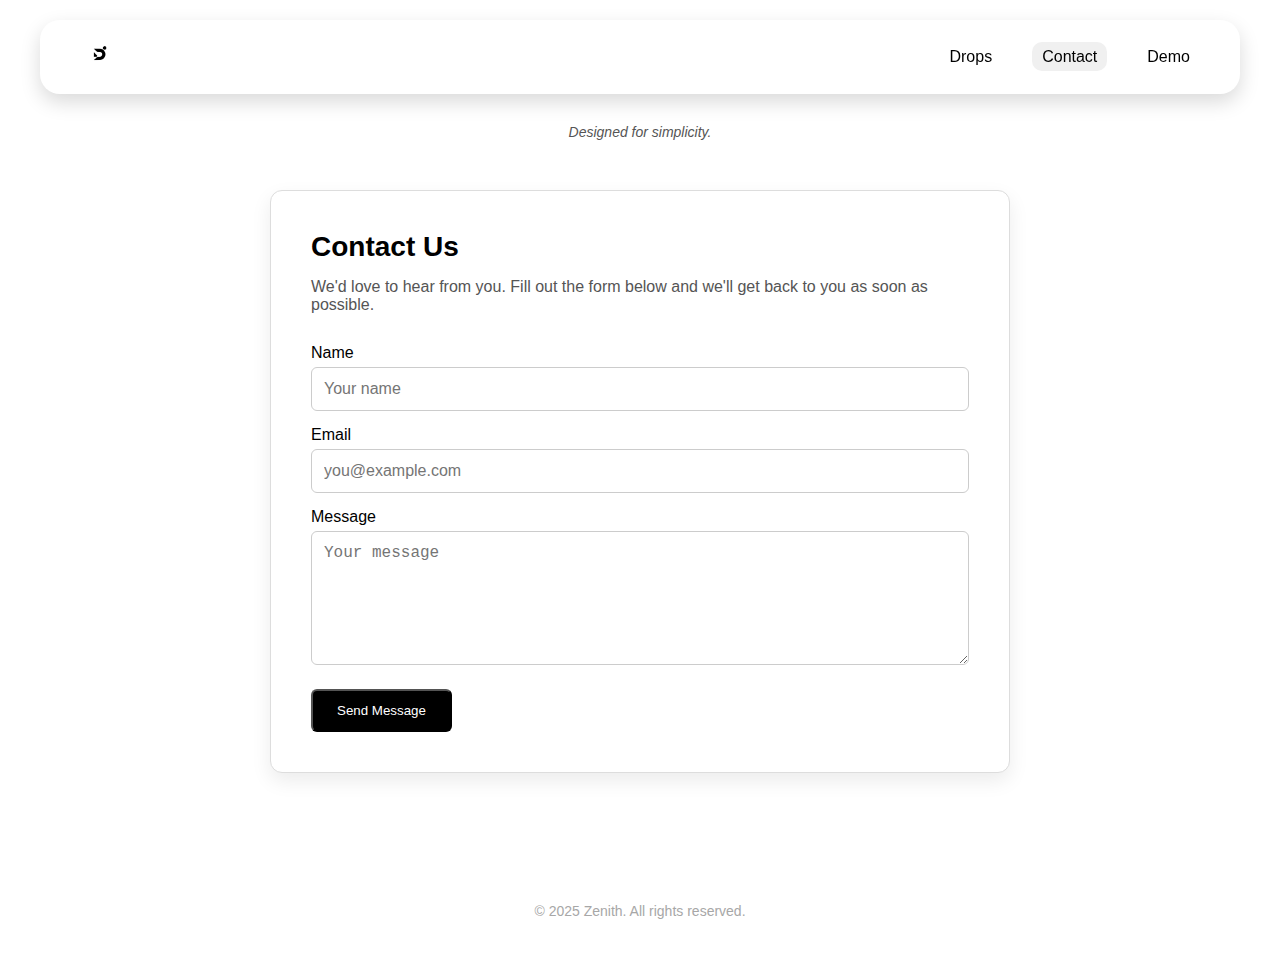
<file: contact.html>
<!DOCTYPE html>
<html lang="en">
<head>
  <meta charset="UTF-8">
  <meta name="viewport" content="width=device-width, initial-scale=1.0">
  <title>Contact</title>
  <link rel="stylesheet" href="css/style.css">
</head>
<body>
  <div class="content">
    <!-- Loader -->
    <div id="loader">
      <img src="assets/aethered-logo.png" alt="Logo" class="logo-loader">
    </div>

    <!-- Top Navbar -->
    <header class="top-nav">
      <nav class="nav-container">
        <!-- Logo -->
        <a href="products.html" class="nav-logo">
          <img src="assets/aethered-logo.png" alt="Logo">
        </a>

        <!-- Menu -->
        <ul class="nav-menu">
          <li><a href="products.html">Drops</a></li>
          <li><a href="contact.html" class="active">Contact</a></li>
          <li><a href="demo.html">Demo</a></li>
        </ul>
      </nav>
    </header>

    <!-- Tagline -->
    <div class="tagline">We are here to help.</div>

    <!-- Contact Card -->
    <main class="contact-container">
      <div class="contact-card">
        <h1>Contact Us</h1>
        <p class="contact-description">
          We'd love to hear from you. Fill out the form below and we'll get back to you as soon as possible.
        </p>
        <form class="contact-form" action="#" method="post">
          <label for="name">Name</label>
          <input type="text" id="name" name="name" placeholder="Your name" required>

          <label for="email">Email</label>
          <input type="email" id="email" name="email" placeholder="you@example.com" required>

          <label for="message">Message</label>
          <textarea id="message" name="message" rows="6" placeholder="Your message" required></textarea>

          <button type="submit" class="buy-button">Send Message</button>
        </form>
      </div>
    </main>

    <footer class="site-footer">
      <div class="footer-container">
        <p>&copy; 2025 Zenith. All rights reserved.</p>
        <nav class="footer-nav">
        </nav>
      </div>
    </footer>
  </div>
  <script src="js/script.js"></script>
</body>
</html>
</file>
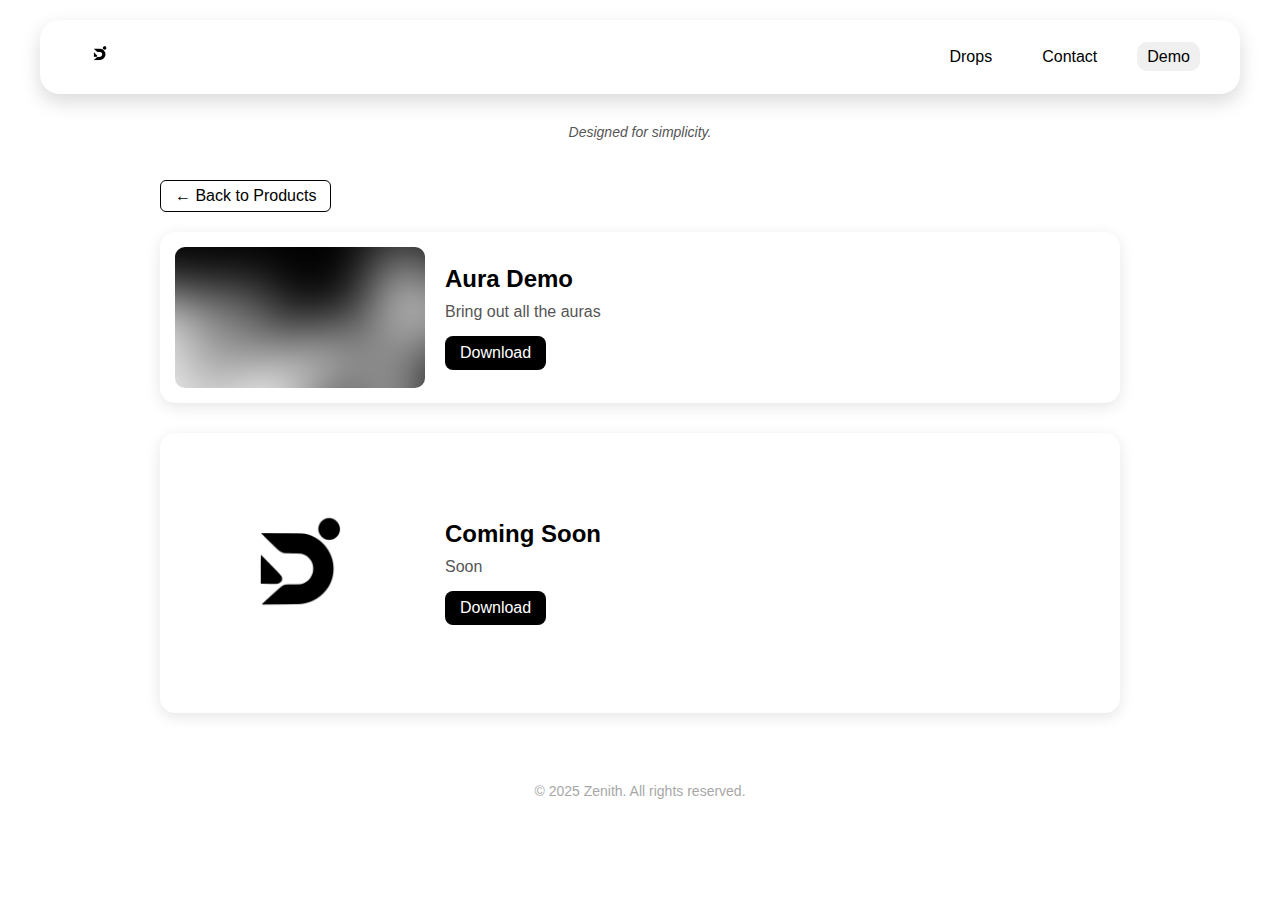
<file: demo.html>
<!DOCTYPE html>
<html lang="en">
<head>
  <meta charset="UTF-8">
  <meta name="viewport" content="width=device-width, initial-scale=1.0">
  <title>Demo</title>
  <link rel="stylesheet" href="css/style.css">
  <link rel="icon" href="assets/aethered-logo.png" sizes="128x128" type="image/x-icon">
</head>
<body>
  <!-- Top Navbar -->
  <div class="content">
    <header class="top-nav">
      <nav class="nav-container">
        <!-- Logo -->
        <a href="products.html" class="nav-logo">
          <img src="assets/aethered-logo.png" alt="Logo">
        </a>

        <!-- Menu -->
        <ul class="nav-menu">
          <li><a href="products.html">Drops</a></li>
          <li><a href="contact.html">Contact</a></li>
          <li><a href="demo.html" class="active">Demo</a></li>
        </ul>
      </nav>
    </header>
    
    <div class="tagline">Designed for simplicity.</div>

    <main class="demo-list">
      <a href="./products.html" class="back-button">&larr; Back to Products</a>
      <div class="demo-item">
        <img src="assets/aura-snow-3.png" alt="Demo Wallpaper 1">
        <div class="demo-info">
          <h2>Aura Demo</h2>
          <p>Bring out all the auras</p>
          <a href="assets/aura-snow-3.png" download class="btn">Download</a>
        </div>
      </div>

      <div class="demo-item">
        <img src="assets/aethered-logo.png" alt="Demo Wallpaper 2">
        <div class="demo-info">
          <h2>Coming Soon</h2>
          <p>Soon</p>
          <a href="assets/demo-wallpapers/demo2.jpg" download class="btn">Download</a>
        </div>
      </div>

      <!-- เพิ่ม demo item ตามต้องการ -->
    </main>

    <footer class="site-footer">
      <div class="footer-container">
        <p>&copy; 2025 Zenith. All rights reserved.</p>
        <nav class="footer-nav">
        </nav>
      </div>
    </footer>
  </div>

  <script src="js/script.js"></script>
</body>
</html>
</file>
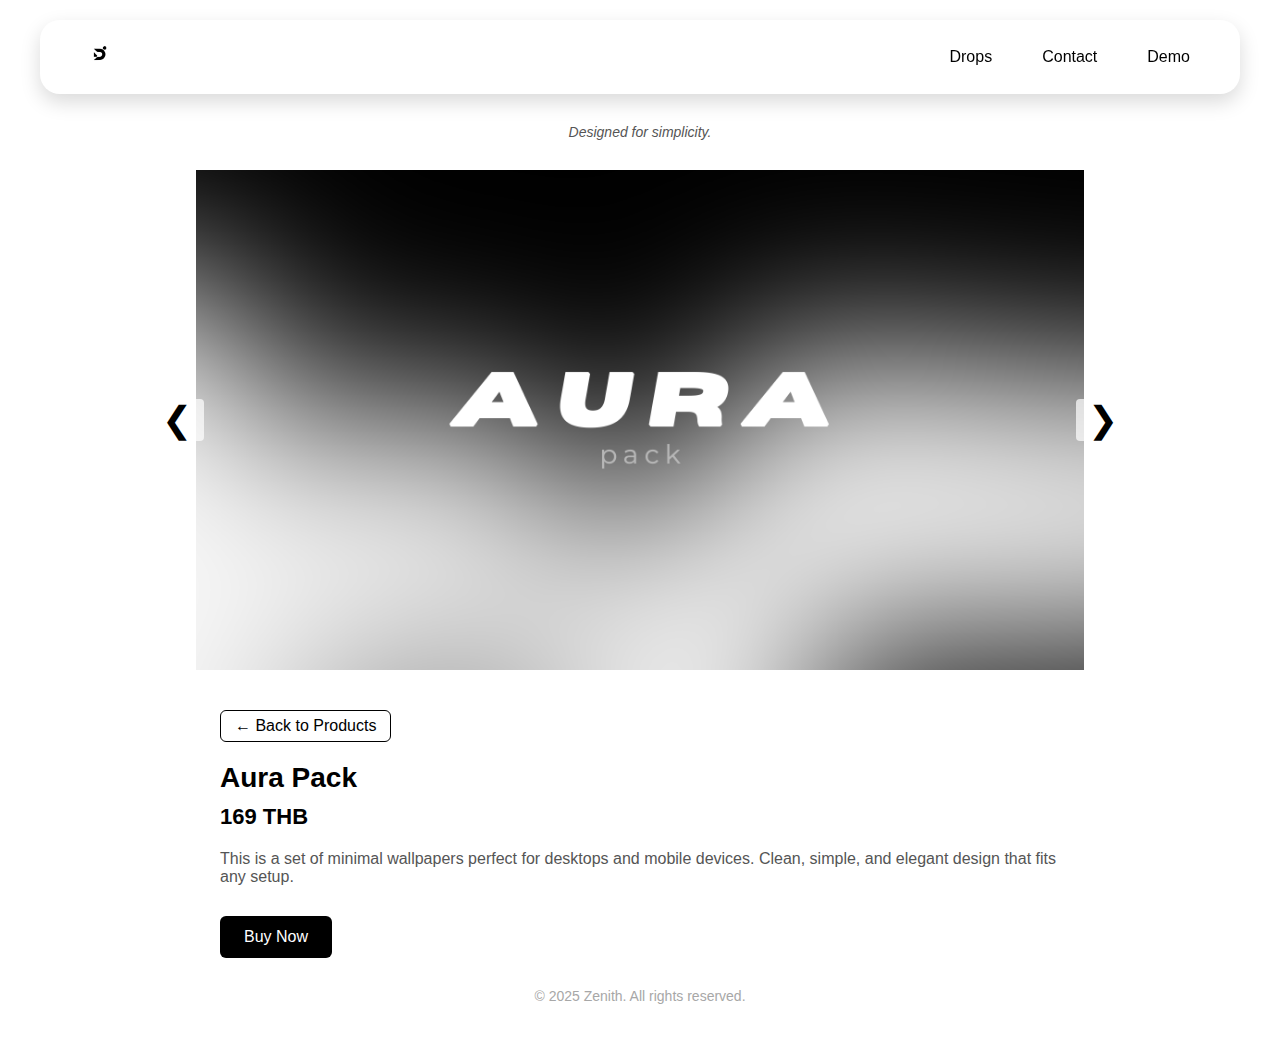
<file: products/wallpaper-pack-1.html>
<!DOCTYPE html>
<html lang="en">
<head>
  <meta charset="UTF-8">
  <meta name="viewport" content="width=device-width, initial-scale=1.0">
  <title>Aura Pack</title>
  <link rel="stylesheet" href="../css/style.css">
  <link rel="icon" href="../assets/aethered-logo.png" sizes="128x128" type="image/x-icon">
</head>
<body>
  <div class="content">
    <!-- Top Navbar -->
    <header class="top-nav">
      <nav class="nav-container">
        <!-- Logo -->
        <a href="../products.html" class="nav-logo">
          <img src="../assets/aethered-logo.png" alt="Logo">
        </a>
        <ul class="nav-menu">
          <li><a href="../products.html">Drops</a></li>
          <li><a href="../contact.html">Contact</a></li>
          <li><a href="../demo.html">Demo</a></li>
        </ul>
      </nav>
    </header>

    <div class="tagline">Designed for simplicity.</div>

    <!-- Product Images Carousel -->
    <div class="carousel-container">
      <section class="product-carousel">
        <button class="carousel-btn prev">&#10094;</button>
        <div class="carousel-track">
          <img src="../assets/aura pack covers.png" alt="Product Image 1" class="carousel-image active">
          <img src="../assets/aura pack showcase.png" alt="Product Image 2" class="carousel-image">
          <img src="../assets/IMG_7371.jpg" alt="Product Image 3" class="carousel-image">
          <img src="../assets/IMG_7372.jpg" alt="Product Image 4" class="carousel-image">
          <img src="../assets/IMG_7373.jpg" alt="Product Image 5" class="carousel-image">
        </div>
        <button class="carousel-btn next">&#10095;</button>
      </section>
    </div>


    <!-- Product Info -->
    <section class="product-info">
      <div class="product-info-header">
        <a href="../products.html" class="back-button">&larr; Back to Products</a>
        <h1>Aura Pack</h1>
      </div>

      <p class="price">169 THB</p>
      <p class="description">
        This is a set of minimal wallpapers perfect for desktops and mobile devices.
        Clean, simple, and elegant design that fits any setup.
      </p>

      <a href="#" class="buy-button">Buy Now</a>
    </section>

    <footer class="site-footer">
      <div class="footer-container">
        <p>&copy; 2025 Zenith. All rights reserved.</p>
        <nav class="footer-nav">
        </nav>
      </div>
    </footer>
  </div>

  <script src="../js/script.js"></script>
</body>
</html>
</file>
<file: css/style.css>
/* ===== LOADER ===== */
#loader {
  position: fixed;
  top: 0;
  left: 0;
  width: 100%;
  height: 100%;
  background-color: #ffffff;
  display: flex;
  justify-content: center;
  align-items: center;
  z-index: 9999;
  opacity: 1;
  transition: opacity 0.5s ease;
}

#loader img {
  width: 120px;
  /* ใส่ animation แบบไม่กระพริบก็ได้ ถ้าอยากนิ่ง comment ออก */
  animation: fade 10s infinite ease-in-out;
}

/* fade-out class */
#loader.hide {
  opacity: 0;
  pointer-events: none;
}


/* Reset */
* {
  margin: 0;
  padding: 0;
  box-sizing: border-box;
}

/* Body */
body {
  font-family: -apple-system, BlinkMacSystemFont, "Segoe UI", Roboto, sans-serif;
  background: #ffffff;
  /* background-size: 300% 300%; */
  /* animation: subtleMove 25s ease infinite; */
  opacity: 0;
  transition: opacity 0.3s ease;
}

@keyframes subtleMove {
  0% { background-position: 0% 50%; }
  50% { background-position: 100% 50%; }
  100% { background-position: 0% 50%; }
}

.top-nav {
  position: sticky;
  top: 20px;
  left: 0;
  width: 100%;
  max-width: 1200px;
  margin: 0 auto;
  background-color: #fff;
  padding: 15px 40px;
  display: flex;
  align-items: center;
  justify-content: space-between; /* logo ซ้าย menu ขวา */
  border-radius: 20px;
  box-shadow: 0 8px 20px rgba(0,0,0,0.15);
  transition: all 0.3s ease;
  z-index: 1000;
  opacity: 0; /* ใช้ fade-in JS */
}

.top-nav:hover {
  box-shadow: 0 12px 25px rgba(0,0,0,0.3);
  transform: translateY(-2px);
}

/* Flex container ภายใน nav */
.nav-container {
  display: flex;
  align-items: center;
  justify-content: space-between;
  width: 100%;
}

/* Logo */
.nav-logo img {
  height: 40px; /* ปรับขนาดตามต้องการ */
}

/* เมนู */
.nav-menu {
  display: flex;
  list-style: none;
  gap: 30px;
}

.nav-menu li a {
  text-decoration: none;
  color: #000;
  font-weight: 500;
  font-size: 16px;
  padding: 6px 10px;
  border-radius: 10px;
  transition: all 0.3s ease;
}

.nav-menu li a:hover,
.nav-menu li a.active {
  background-color: #f0f0f0;
}


/* Tagline */
.tagline {
  text-align: center;
  justify-content: center;
  font-size: 14px;
  color: #555;
  margin-top: 50px;
  opacity: 0;
  transition: opacity 0.6s ease;
  font-style: italic;
}

/* Product Grid */
.product-grid {
  display: grid;
  grid-template-columns: repeat(auto-fit, minmax(250px, 1fr));
  gap: 40px;
  padding: 30px 80px 60px 80px;
  max-width: 1400px;
  margin: 0 auto;
}

.product-card {
  text-align: center;
  border: none;
  border-radius: 10px;
  padding: 15px;
  box-shadow: 0 4px 12px rgba(0,0,0,0.1);
  transition: transform 0.3s ease, box-shadow 0.3s ease, border-color 0.3s ease;
  perspective: 800px;
}

.product-card:hover {
  transform: translateY(-5px);
  border-color: #bbb;
  box-shadow: 0 8px 20px rgba(0,0,0,0.2);
}

.product-card img {
  width: 100%;
  border-radius: 10px;
  display: block;
  transform-style: preserve-3d;
  transition: transform 0.3s ease;
  transform-origin: center center;
}

.product-card h2 {
  font-size: 18px;
  margin: 15px 0 5px 0;
  color: #000;
}

.product-card p {
  font-size: 16px;
  color: #000;
}

.product-card a {
  text-decoration: none;
}

/* Back Button */
.back-button {
  display: inline-block;
  text-decoration: none;
  color: #000;
  font-weight: 500;
  font-size: 16px;
  padding: 6px 14px;
  border: 1px solid #000;
  border-radius: 6px;
  transition: all 0.3s ease;
  margin-bottom: 20px;
}

.back-button:hover {
  background-color: #000;
  color: #fff;
}

/* Carousel */
.carousel-container {
  padding: 30px 20px 0 20px; /* เว้นขอบซ้ายขวา */
  max-width: 1400px;
  margin: 0 auto;
}

.product-carousel {
  position: relative;
  width: 100%;
  max-width: 1000px;
  margin: 0 auto;
  overflow: hidden;
}

.carousel-track {
  position: relative;
  width: 100%;
  height: 500px;
  border-radius: 12px;
  overflow: hidden;
  background-color: #fff;
}

.carousel-image {
  position: absolute;
  top: 0;
  left: 0;
  width: 100%;
  height: 100%;
  object-fit: contain;
  opacity: 0;
  transition: opacity 0.6s ease-in-out;
  border-radius: 12px;
}

.carousel-image.active {
  opacity: 1;
  z-index: 1;
}

.carousel-btn {
  position: absolute;
  top: 50%;
  transform: translateY(-50%);
  font-size: 36px;
  background: rgba(255,255,255,0.7);
  border: none;
  cursor: pointer;
  z-index: 10;
  padding: 0 12px;
  border-radius: 4px;
  transition: background 0.3s;
}
.carousel-btn:hover {
  background: rgba(255,255,255,1);
}
.prev { left: 10px; }
.next { right: 10px; }

/* Product Info */
.product-info {
  max-width: 1000px;
  margin: 40px auto 0 auto;
  padding: 0 80px;
  text-align: left;
}

.product-info h1 { font-size: 28px; margin-bottom: 10px; }
.product-info .price { font-size: 22px; font-weight: 600; margin-bottom: 20px; }
.product-info .description { font-size: 16px; color: #555; margin-bottom: 30px; }

.buy-button {
  display: inline-block;
  text-decoration: none;
  color: #fff;
  background-color: #000;
  padding: 12px 24px;
  border-radius: 6px;
  font-weight: 500;
  transition: all 0.3s;
}
.buy-button:hover { background-color: #333; }

/* Contact */
.contact-container {
  max-width: 900px;
  margin: 50px auto 100px auto;
  padding: 0 80px;
}

.contact-card {
  background-color: #fff;
  border: 1px solid #ddd;
  border-radius: 12px;
  padding: 40px;
  box-shadow: 0 8px 20px rgba(0,0,0,0.08);
  transition: transform 0.3s ease, box-shadow 0.3s ease;
}

.contact-card:hover {
  transform: translateY(-5px);
  box-shadow: 0 12px 28px rgba(0,0,0,0.12);
}

.contact-card h1 { font-size: 28px; margin-bottom: 15px; }
.contact-description { font-size: 16px; color: #555; margin-bottom: 30px; }

.contact-form label {
  display: block;
  font-weight: 500;
  margin-top: 15px;
  margin-bottom: 5px;
}

.contact-form input,
.contact-form textarea {
  width: 100%;
  padding: 12px;
  border-radius: 6px;
  border: 1px solid #ccc;
  font-size: 16px;
  outline: none;
  transition: border 0.3s ease;
}

.contact-form input:focus,
.contact-form textarea:focus { border-color: #000; }

.contact-form button { margin-top: 20px; }

/* === Media Queries === */
@media (max-width: 1024px) {
  .top-nav { padding: 12px 30px; }
  .top-nav nav a { font-size: 15px; padding: 5px 8px; }

  .product-grid { padding: 20px 40px 40px 40px; gap: 30px; }
  .contact-container { padding: 0 40px; }
  .carousel-track { height: 400px; }
}

@media (max-width: 768px) {
  .top-nav { padding: 10px 20px; }
  .top-nav nav a { font-size: 14px; padding: 4px 6px; }

  .product-grid { gap: 25px; padding: 20px 20px 40px 20px; }
  .contact-card { padding: 25px; }
  .carousel-track { height: 300px; }
  .logo-loader { width: 120px; }
  .product-info, .contact-container {
    padding: 0 20px;}
}

@media (max-width: 480px) {
  .top-nav { padding: 8px 15px; }
  .top-nav nav a { font-size: 13px; padding: 3px 5px; }

  .product-grid { gap: 15px; padding: 15px; grid-template-columns: repeat(1, 1fr); }
  .contact-card { padding: 20px; }
  .contact-form input,
  .contact-form textarea { font-size: 14px; }
  .buy-button { padding: 10px 20px; font-size: 14px; }
  .logo-loader { width: 100px; }
  .tagline { font-size: 13px; margin-top: 30px; }
}

/* Footer */
.site-footer {
  background-color: #ffffff;
  color: #a7a7a7;
  padding: 30px 20px;
  text-align: center;
  font-size: 14px;
}

.site-footer .footer-container {
  max-width: 1200px;
  margin: 0 auto;
  display: flex;
  flex-direction: column;
  align-items: center;
  gap: 15px;
}

.site-footer .footer-nav {
  display: flex;
  gap: 20px;
  flex-wrap: wrap;
}

.site-footer .footer-nav a {
  color: #fff;
  text-decoration: none;
  transition: color 0.3s;
}

.site-footer .footer-nav a:hover {
  color: #aaa;
}

/* Responsive Footer */
@media (max-width: 768px) {
  .site-footer .footer-container {
    gap: 10px;
  }
  
  .site-footer .footer-nav {
    gap: 15px;
  }
}

@media (max-width: 480px) {
  .site-footer {
    font-size: 13px;
    padding: 25px 15px;
  }
  
  .site-footer .footer-nav {
    gap: 10px;
  }
}

.demo-list {
  max-width: 1000px;
  margin: 40px auto;
  padding: 0 20px;
}

.demo-list h1 {
  text-align: center;
  margin-bottom: 30px;
  font-size: 32px;
}

.demo-item {
  display: flex;
  flex-wrap: wrap;
  align-items: center;
  gap: 20px;
  margin-bottom: 30px;
  padding: 15px;
  border-radius: 15px;
  background-color: #ffffff;
  box-shadow: 0 4px 15px rgba(0,0,0,0.1);
  transition: transform 0.3s ease, box-shadow 0.3s ease;
}

.demo-item:hover {
  transform: translateY(-3px);
  box-shadow: 0 8px 25px rgba(0,0,0,0.15);
}

.demo-item img {
  width: 250px;
  height: auto;
  border-radius: 10px;
}

.demo-info {
  flex: 1;
}

.demo-info h2 {
  margin: 0 0 10px;
  font-size: 24px;
}

.demo-info p {
  margin: 0 0 15px;
  color: #555;
}

.btn {
  display: inline-block;
  padding: 8px 15px;
  margin-right: 10px;
  background-color: #000;
  color: #fff;
  border-radius: 8px;
  text-decoration: none;
  font-weight: 500;
  transition: background-color 0.6s ease;
}

.btn:hover {
  background-color: #f3f3f3;
  color: #000;
  box-shadow: 0 8px 25px rgba(0,0,0,0.55)
}

/* Responsive */
@media (max-width: 768px) {
  .demo-item {
    flex-direction: column;
    text-align: center;
  }
  .demo-item img {
    width: 80%;
  }
  .demo-info {
    flex: unset;
  }
}
</file>
